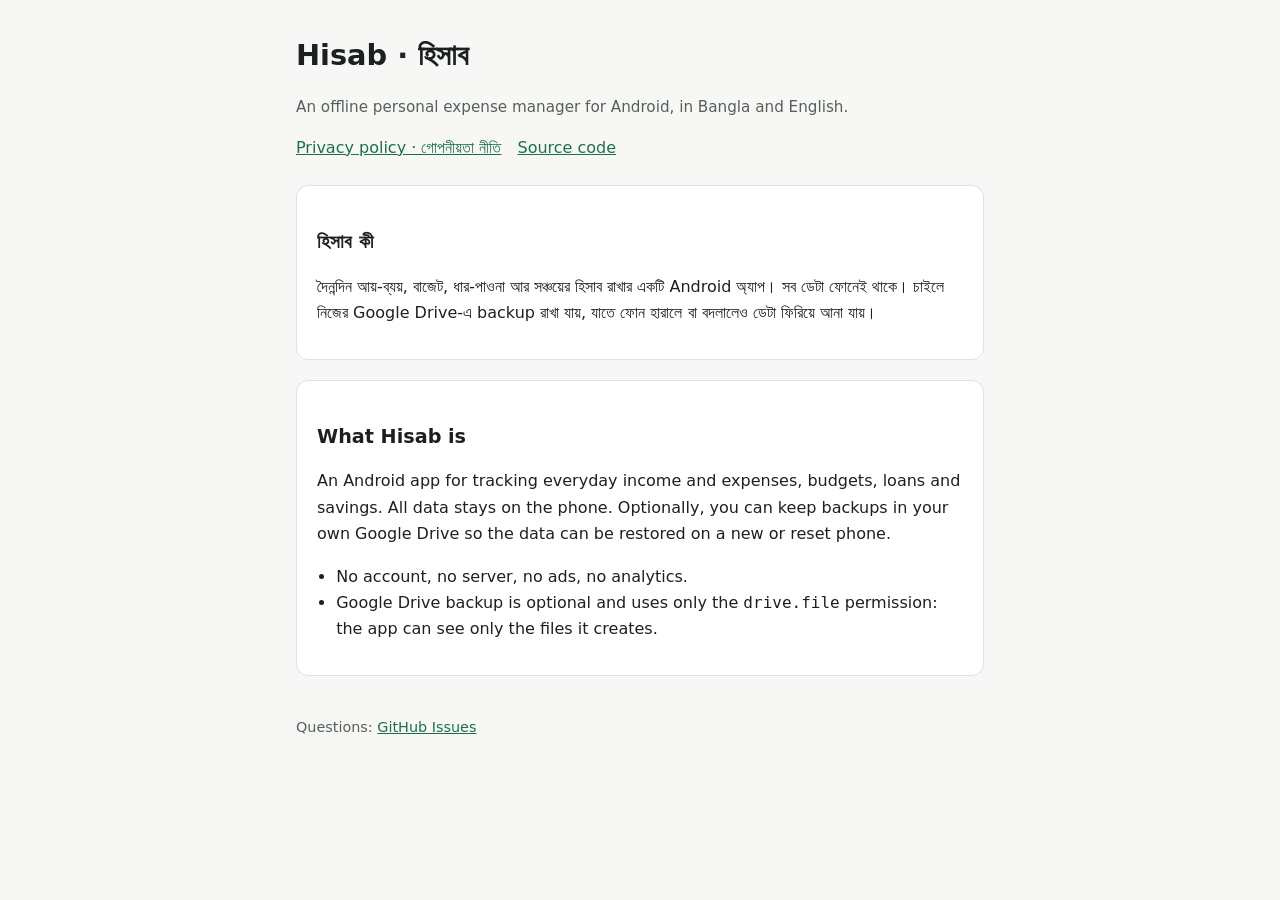
<file: index.html>
<!doctype html>
<html lang="bn">
<head>
<meta charset="utf-8">
<meta name="viewport" content="width=device-width, initial-scale=1">
<title>Hisab</title>
<meta name="description" content="Hisab: an offline personal expense manager for Android (Bangla + English).">
<link rel="stylesheet" href="style.css">
</head>
<body>
<main>
  <header>
    <h1>Hisab · হিসাব</h1>
    <p class="muted">An offline personal expense manager for Android, in Bangla and English.</p>
    <nav>
      <a href="privacy.html">Privacy policy · গোপনীয়তা নীতি</a>
      <a href="https://github.com/tanvirulislam/hisab">Source code</a>
    </nav>
  </header>

  <section lang="bn">
    <h2>হিসাব কী</h2>
    <p>দৈনন্দিন আয়-ব্যয়, বাজেট, ধার-পাওনা আর সঞ্চয়ের হিসাব রাখার একটি Android অ্যাপ। সব ডেটা ফোনেই থাকে।
      চাইলে নিজের Google Drive-এ backup রাখা যায়, যাতে ফোন হারালে বা বদলালেও ডেটা ফিরিয়ে আনা যায়।</p>
  </section>

  <section lang="en">
    <h2>What Hisab is</h2>
    <p>An Android app for tracking everyday income and expenses, budgets, loans and savings. All data stays on
      the phone. Optionally, you can keep backups in your own Google Drive so the data can be restored on a new
      or reset phone.</p>
    <ul>
      <li>No account, no server, no ads, no analytics.</li>
      <li>Google Drive backup is optional and uses only the <code>drive.file</code> permission: the app can see
        only the files it creates.</li>
    </ul>
  </section>

  <footer>Questions: <a href="https://github.com/tanvirulislam/hisab/issues">GitHub Issues</a></footer>
</main>
</body>
</html>
</file>
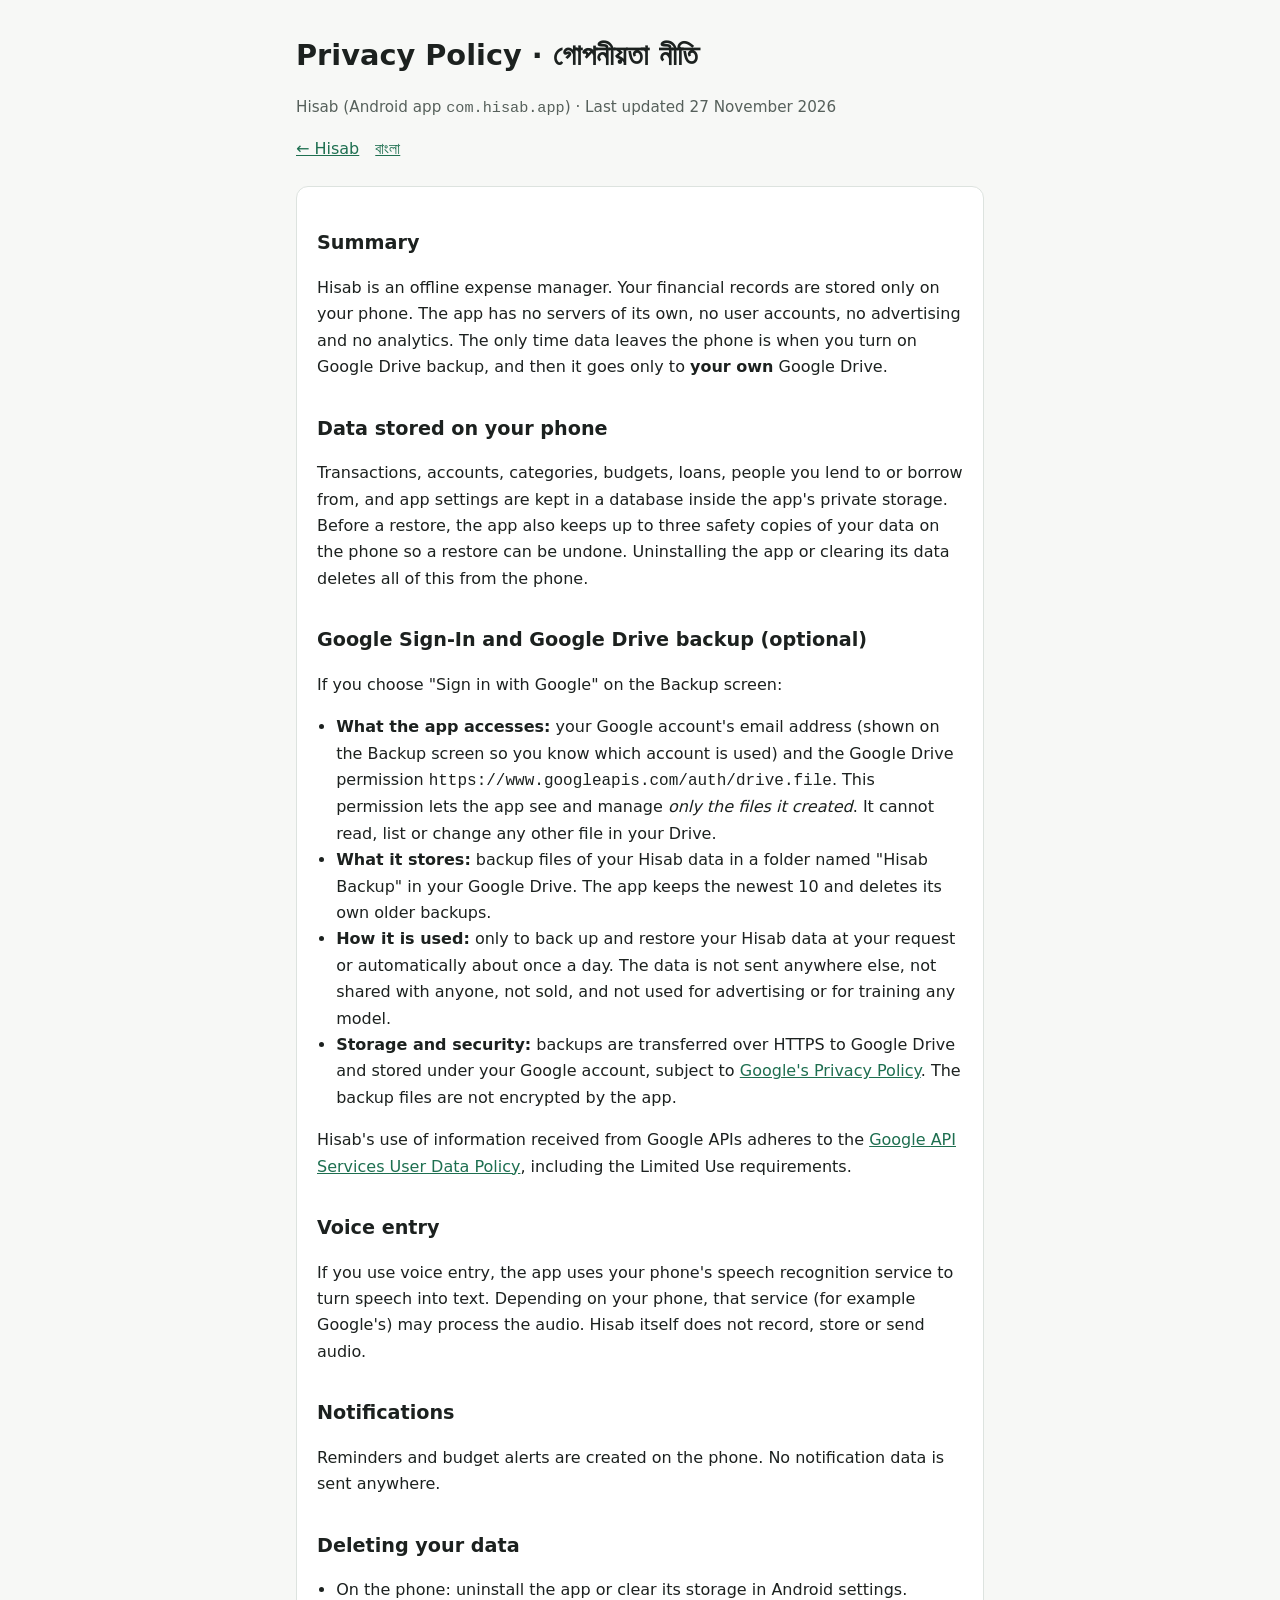
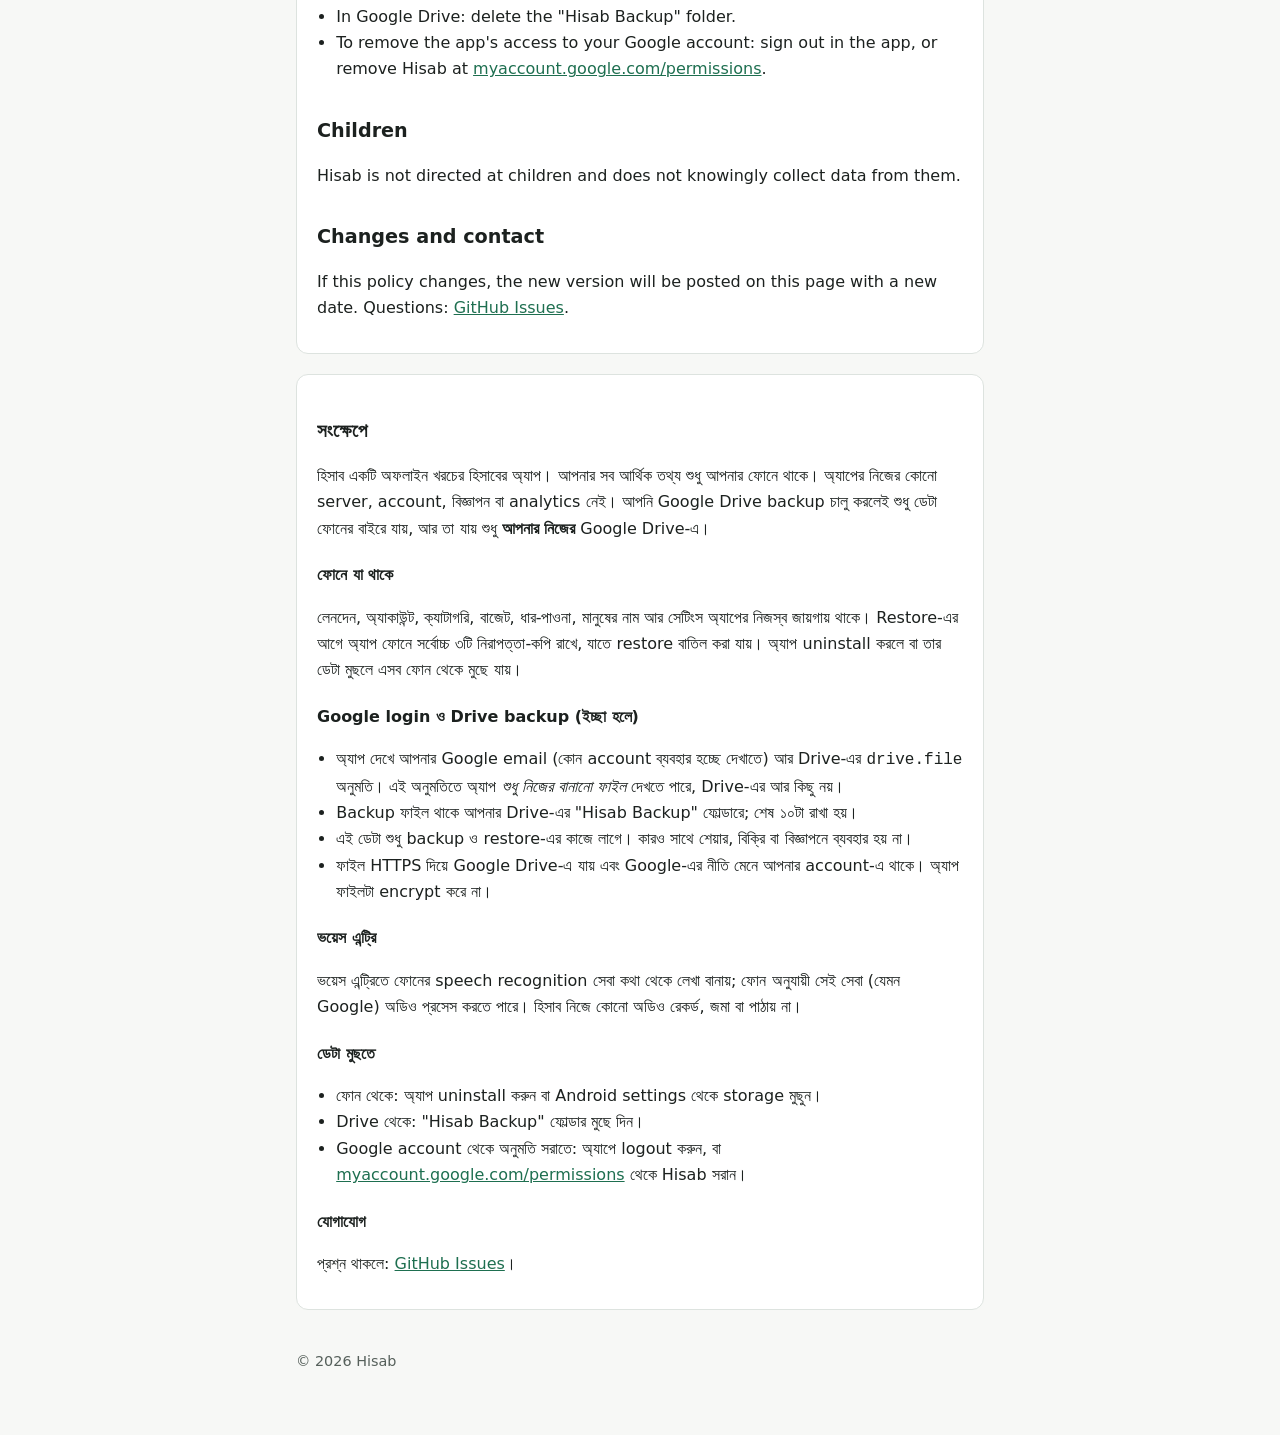
<file: privacy.html>
<!doctype html>
<html lang="en">
<head>
<meta charset="utf-8">
<meta name="viewport" content="width=device-width, initial-scale=1">
<title>Hisab Privacy Policy</title>
<meta name="description" content="Privacy policy of the Hisab expense manager app for Android.">
<link rel="stylesheet" href="style.css">
</head>
<body>
<main>
  <header>
    <h1>Privacy Policy · গোপনীয়তা নীতি</h1>
    <p class="muted">Hisab (Android app <code>com.hisab.app</code>) · Last updated 27 November 2026</p>
    <nav><a href="index.html">← Hisab</a><a href="#bn">বাংলা</a></nav>
  </header>

  <section lang="en">
    <h2>Summary</h2>
    <p>Hisab is an offline expense manager. Your financial records are stored only on your phone. The app has
      no servers of its own, no user accounts, no advertising and no analytics. The only time data leaves the
      phone is when you turn on Google Drive backup, and then it goes only to <strong>your own</strong> Google
      Drive.</p>

    <h2>Data stored on your phone</h2>
    <p>Transactions, accounts, categories, budgets, loans, people you lend to or borrow from, and app settings
      are kept in a database inside the app's private storage. Before a restore, the app also keeps up to three
      safety copies of your data on the phone so a restore can be undone. Uninstalling the app or clearing its
      data deletes all of this from the phone.</p>

    <h2>Google Sign-In and Google Drive backup (optional)</h2>
    <p>If you choose "Sign in with Google" on the Backup screen:</p>
    <ul>
      <li><strong>What the app accesses:</strong> your Google account's email address (shown on the Backup
        screen so you know which account is used) and the Google Drive permission
        <code>https://www.googleapis.com/auth/drive.file</code>. This permission lets the app see and manage
        <em>only the files it created</em>. It cannot read, list or change any other file in your Drive.</li>
      <li><strong>What it stores:</strong> backup files of your Hisab data in a folder named "Hisab Backup" in
        your Google Drive. The app keeps the newest 10 and deletes its own older backups.</li>
      <li><strong>How it is used:</strong> only to back up and restore your Hisab data at your request or
        automatically about once a day. The data is not sent anywhere else, not shared with anyone, not sold,
        and not used for advertising or for training any model.</li>
      <li><strong>Storage and security:</strong> backups are transferred over HTTPS to Google Drive and stored
        under your Google account, subject to
        <a href="https://policies.google.com/privacy">Google's Privacy Policy</a>. The backup files are not
        encrypted by the app.</li>
    </ul>
    <p>Hisab's use of information received from Google APIs adheres to the
      <a href="https://developers.google.com/terms/api-services-user-data-policy">Google API Services User Data
      Policy</a>, including the Limited Use requirements.</p>

    <h2>Voice entry</h2>
    <p>If you use voice entry, the app uses your phone's speech recognition service to turn speech into text.
      Depending on your phone, that service (for example Google's) may process the audio. Hisab itself does not
      record, store or send audio.</p>

    <h2>Notifications</h2>
    <p>Reminders and budget alerts are created on the phone. No notification data is sent anywhere.</p>

    <h2>Deleting your data</h2>
    <ul>
      <li>On the phone: uninstall the app or clear its storage in Android settings.</li>
      <li>In Google Drive: delete the "Hisab Backup" folder.</li>
      <li>To remove the app's access to your Google account: sign out in the app, or remove Hisab at
        <a href="https://myaccount.google.com/permissions">myaccount.google.com/permissions</a>.</li>
    </ul>

    <h2>Children</h2>
    <p>Hisab is not directed at children and does not knowingly collect data from them.</p>

    <h2>Changes and contact</h2>
    <p>If this policy changes, the new version will be posted on this page with a new date. Questions:
      <a href="https://github.com/tanvirulislam/hisab/issues">GitHub Issues</a>.</p>
  </section>

  <section lang="bn" id="bn">
    <h2>সংক্ষেপে</h2>
    <p>হিসাব একটি অফলাইন খরচের হিসাবের অ্যাপ। আপনার সব আর্থিক তথ্য শুধু আপনার ফোনে থাকে। অ্যাপের নিজের কোনো
      server, account, বিজ্ঞাপন বা analytics নেই। আপনি Google Drive backup চালু করলেই শুধু ডেটা ফোনের বাইরে যায়, আর তা যায়
      শুধু <strong>আপনার নিজের</strong> Google Drive-এ।</p>

    <h3>ফোনে যা থাকে</h3>
    <p>লেনদেন, অ্যাকাউন্ট, ক্যাটাগরি, বাজেট, ধার-পাওনা, মানুষের নাম আর সেটিংস অ্যাপের নিজস্ব জায়গায় থাকে। Restore-এর আগে
      অ্যাপ ফোনে সর্বোচ্চ ৩টি নিরাপত্তা-কপি রাখে, যাতে restore বাতিল করা যায়। অ্যাপ uninstall করলে বা তার ডেটা মুছলে এসব ফোন
      থেকে মুছে যায়।</p>

    <h3>Google login ও Drive backup (ইচ্ছা হলে)</h3>
    <ul>
      <li>অ্যাপ দেখে আপনার Google email (কোন account ব্যবহার হচ্ছে দেখাতে) আর Drive-এর <code>drive.file</code> অনুমতি।
        এই অনুমতিতে অ্যাপ <em>শুধু নিজের বানানো ফাইল</em> দেখতে পারে, Drive-এর আর কিছু নয়।</li>
      <li>Backup ফাইল থাকে আপনার Drive-এর "Hisab Backup" ফোল্ডারে; শেষ ১০টা রাখা হয়।</li>
      <li>এই ডেটা শুধু backup ও restore-এর কাজে লাগে। কারও সাথে শেয়ার, বিক্রি বা বিজ্ঞাপনে ব্যবহার হয় না।</li>
      <li>ফাইল HTTPS দিয়ে Google Drive-এ যায় এবং Google-এর নীতি মেনে আপনার account-এ থাকে। অ্যাপ ফাইলটা encrypt করে না।</li>
    </ul>

    <h3>ভয়েস এন্ট্রি</h3>
    <p>ভয়েস এন্ট্রিতে ফোনের speech recognition সেবা কথা থেকে লেখা বানায়; ফোন অনুযায়ী সেই সেবা (যেমন Google) অডিও প্রসেস
      করতে পারে। হিসাব নিজে কোনো অডিও রেকর্ড, জমা বা পাঠায় না।</p>

    <h3>ডেটা মুছতে</h3>
    <ul>
      <li>ফোন থেকে: অ্যাপ uninstall করুন বা Android settings থেকে storage মুছুন।</li>
      <li>Drive থেকে: "Hisab Backup" ফোল্ডার মুছে দিন।</li>
      <li>Google account থেকে অনুমতি সরাতে: অ্যাপে logout করুন, বা
        <a href="https://myaccount.google.com/permissions">myaccount.google.com/permissions</a> থেকে Hisab সরান।</li>
    </ul>

    <h3>যোগাযোগ</h3>
    <p>প্রশ্ন থাকলে: <a href="https://github.com/tanvirulislam/hisab/issues">GitHub Issues</a>।</p>
  </section>

  <footer>© 2026 Hisab</footer>
</main>
</body>
</html>
</file>
<file: style.css>
:root {
  --bg: #f7f8f6;
  --surface: #ffffff;
  --text: #1c211f;
  --muted: #56605b;
  --accent: #1e6f50;
  --line: #dde3df;
}
@media (prefers-color-scheme: dark) {
  :root {
    --bg: #121514;
    --surface: #1b201e;
    --text: #e6ebe8;
    --muted: #a3ada8;
    --accent: #6fcf9f;
    --line: #2c3431;
  }
}
* { box-sizing: border-box; }
body {
  margin: 0;
  background: var(--bg);
  color: var(--text);
  font: 16px/1.65 system-ui, -apple-system, "Segoe UI", Roboto, "Noto Sans Bengali", sans-serif;
}
main { max-width: 720px; margin: 0 auto; padding: 32px 16px 64px; }
header { margin-bottom: 24px; }
h1 { font-size: 1.8rem; margin: 0 0 4px; }
h2 { font-size: 1.2rem; margin: 32px 0 8px; }
h3 { font-size: 1rem; margin: 20px 0 4px; }
p, li { color: var(--text); }
.muted { color: var(--muted); font-size: 0.95rem; }
a { color: var(--accent); }
section {
  background: var(--surface);
  border: 1px solid var(--line);
  border-radius: 12px;
  padding: 8px 20px 16px;
  margin-top: 20px;
}
ul { padding-left: 1.2em; }
nav { display: flex; gap: 16px; flex-wrap: wrap; margin-top: 8px; }
footer { margin-top: 40px; color: var(--muted); font-size: 0.9rem; }
</file>
